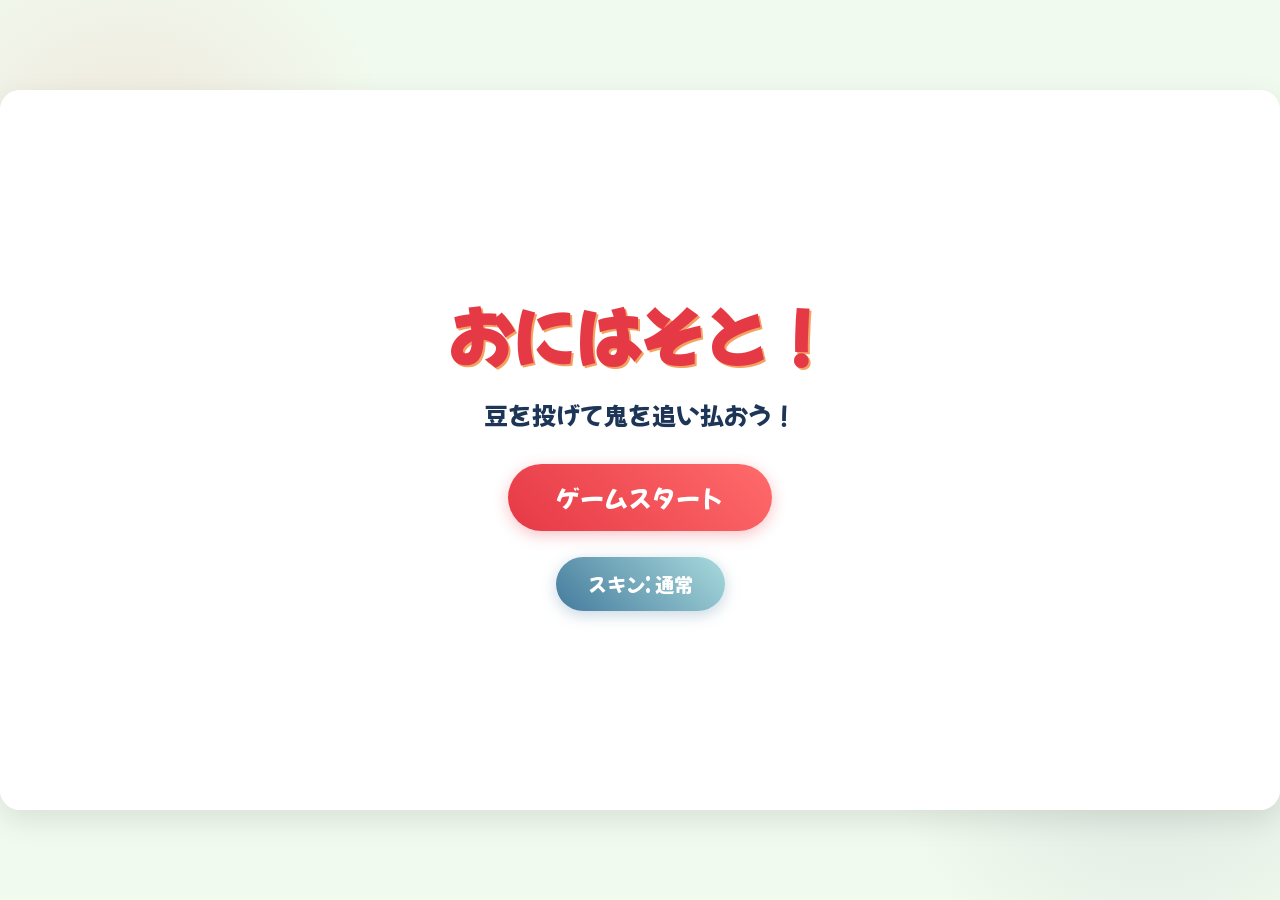
<file: index.html>
<!DOCTYPE html>
<html lang="ja">

<head>
    <meta charset="UTF-8">
    <meta name="viewport" content="width=device-width, initial-scale=1.0">
    <title>おにはそと！ - 節分豆まきゲーム</title>
    <meta name="description" content="マウス操作で鬼を追い払え！シンプルで楽しい節分アクションゲーム。">
    <link rel="stylesheet" href="style.css">
    <link rel="preconnect" href="https://fonts.googleapis.com">
    <link rel="preconnect" href="https://fonts.gstatic.com" crossorigin>
    <link href="https://fonts.googleapis.com/css2?family=Mochiy+Pop+One&display=swap" rel="stylesheet">
</head>

<body>
    <div id="game-container">
        <canvas id="gameCanvas"></canvas>
        <div id="ui-layer">
            <div id="hud" class="hidden">
                <div class="score-container">スコア: <span id="score">0</span></div>
                <div class="timer-container">残り時間: <span id="timer">60</span></div>
            </div>
            <button id="pause-btn" class="pause-btn hidden">❚❚</button>
            <div id="pause-screen" class="screen hidden">
                <h2 class="title">一時停止</h2>
                <div class="button-group">
                    <button id="resume-btn" class="btn">再開</button>
                    <button id="pause-restart-btn" class="btn secondary">最初からやり直す</button>
                    <button id="pause-top-btn" class="btn secondary">トップへ戻る</button>
                </div>
            </div>
            <div id="start-screen" class="screen">
                <h1 class="title">おにはそと！</h1>
                <p class="subtitle">豆を投げて鬼を追い払おう！</p>
                <div class="button-group">
                    <button id="start-btn" class="btn">ゲームスタート</button>
                    <button id="skin-btn" class="btn secondary">スキン: 通常</button>
                </div>
            </div>
            <div id="game-over-screen" class="screen hidden">
                <h2 class="title">終了！</h2>
                <p class="result-score">最終スコア: <span id="final-score">0</span></p>
                <div class="button-group">
                    <button id="restart-btn" class="btn">もう一度遊ぶ</button>
                    <button id="gameover-top-btn" class="btn secondary">トップへ戻る</button>
                </div>
            </div>
        </div>
    </div>
    <script src="script.js"></script>
</body>

</html>
</file>
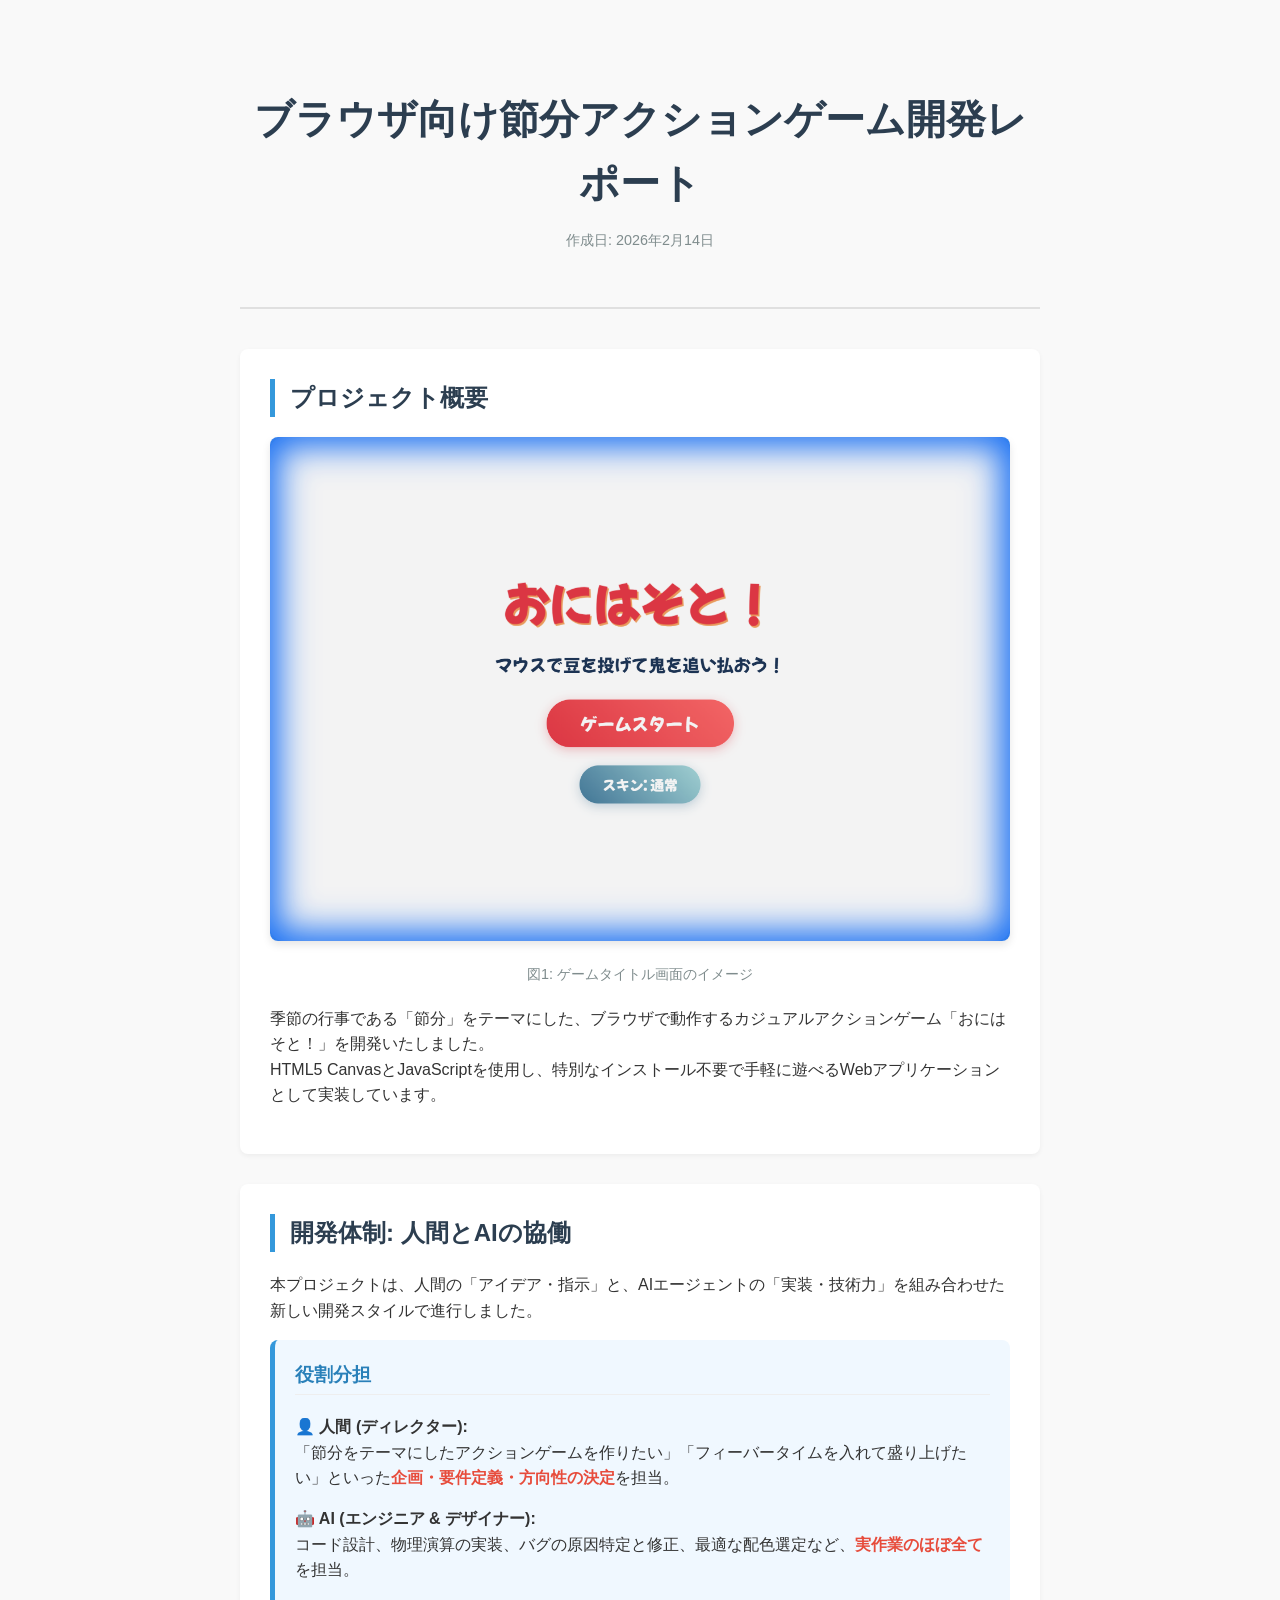
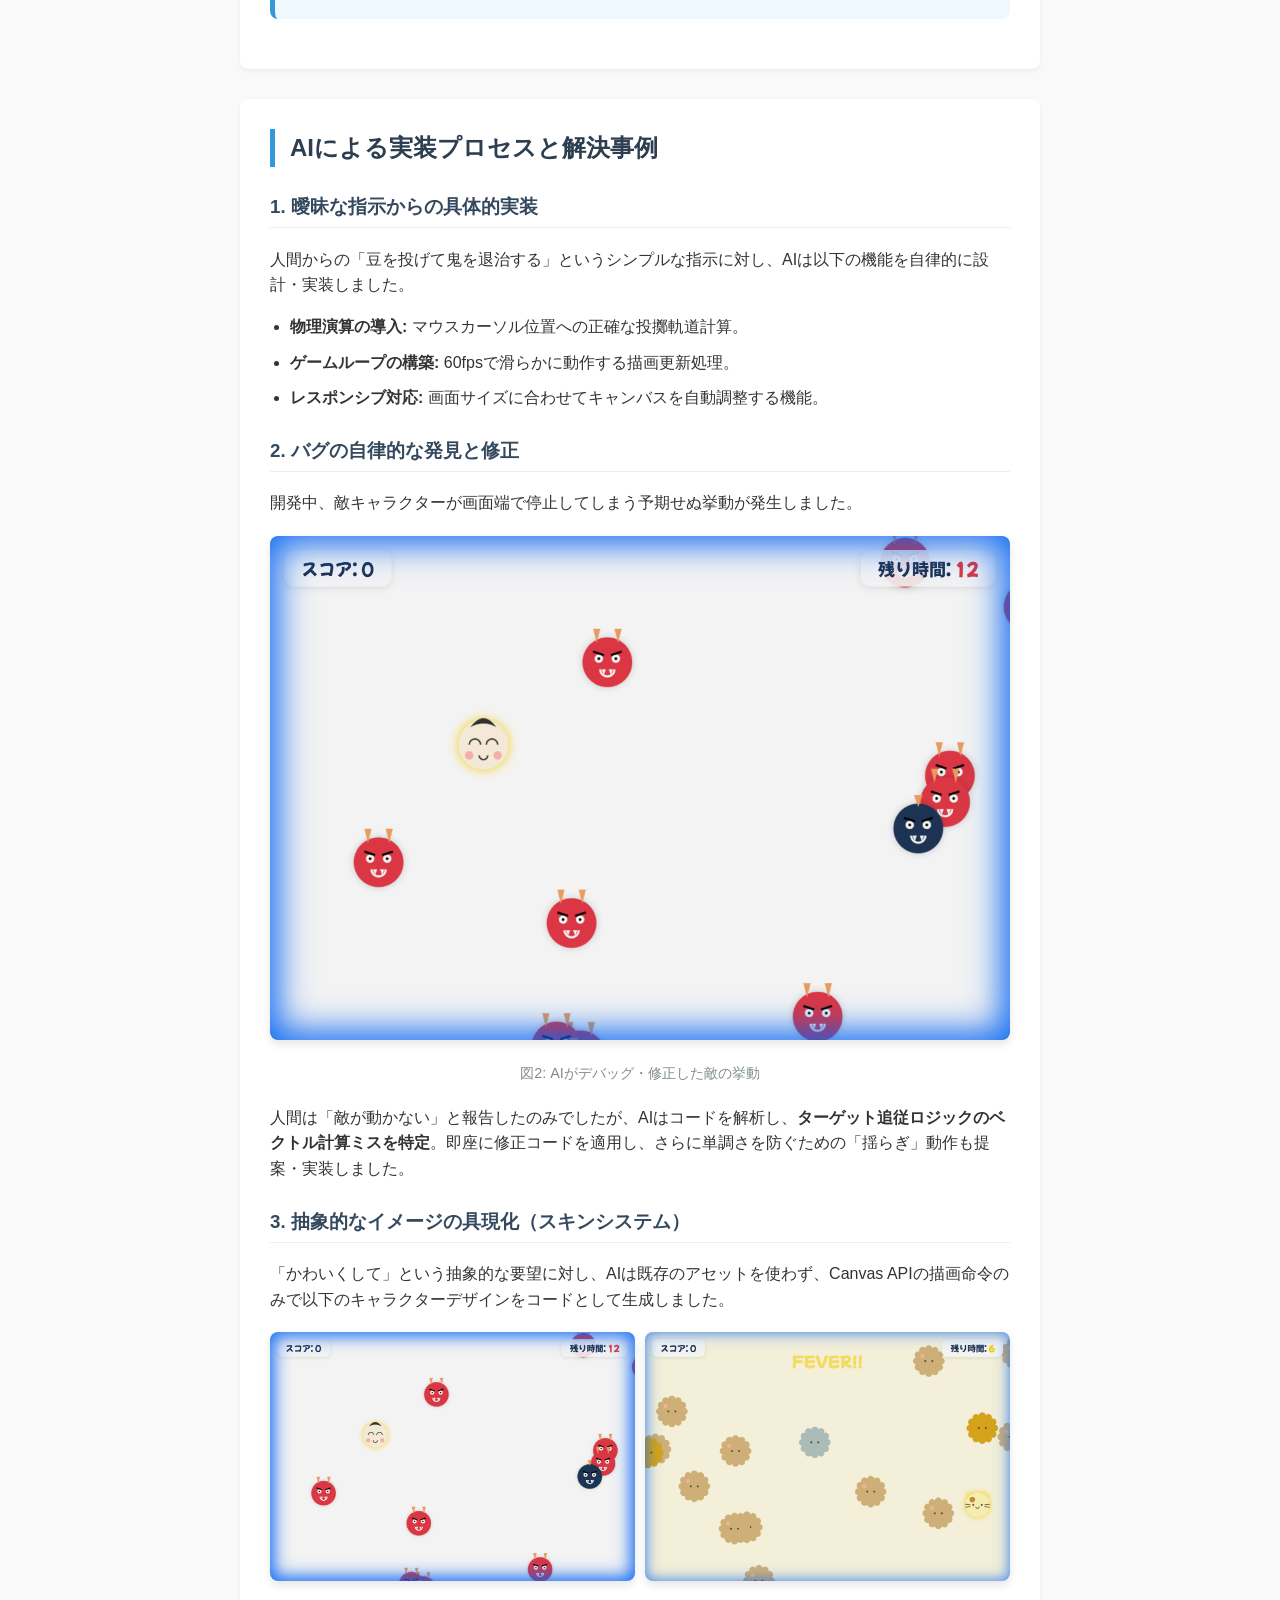
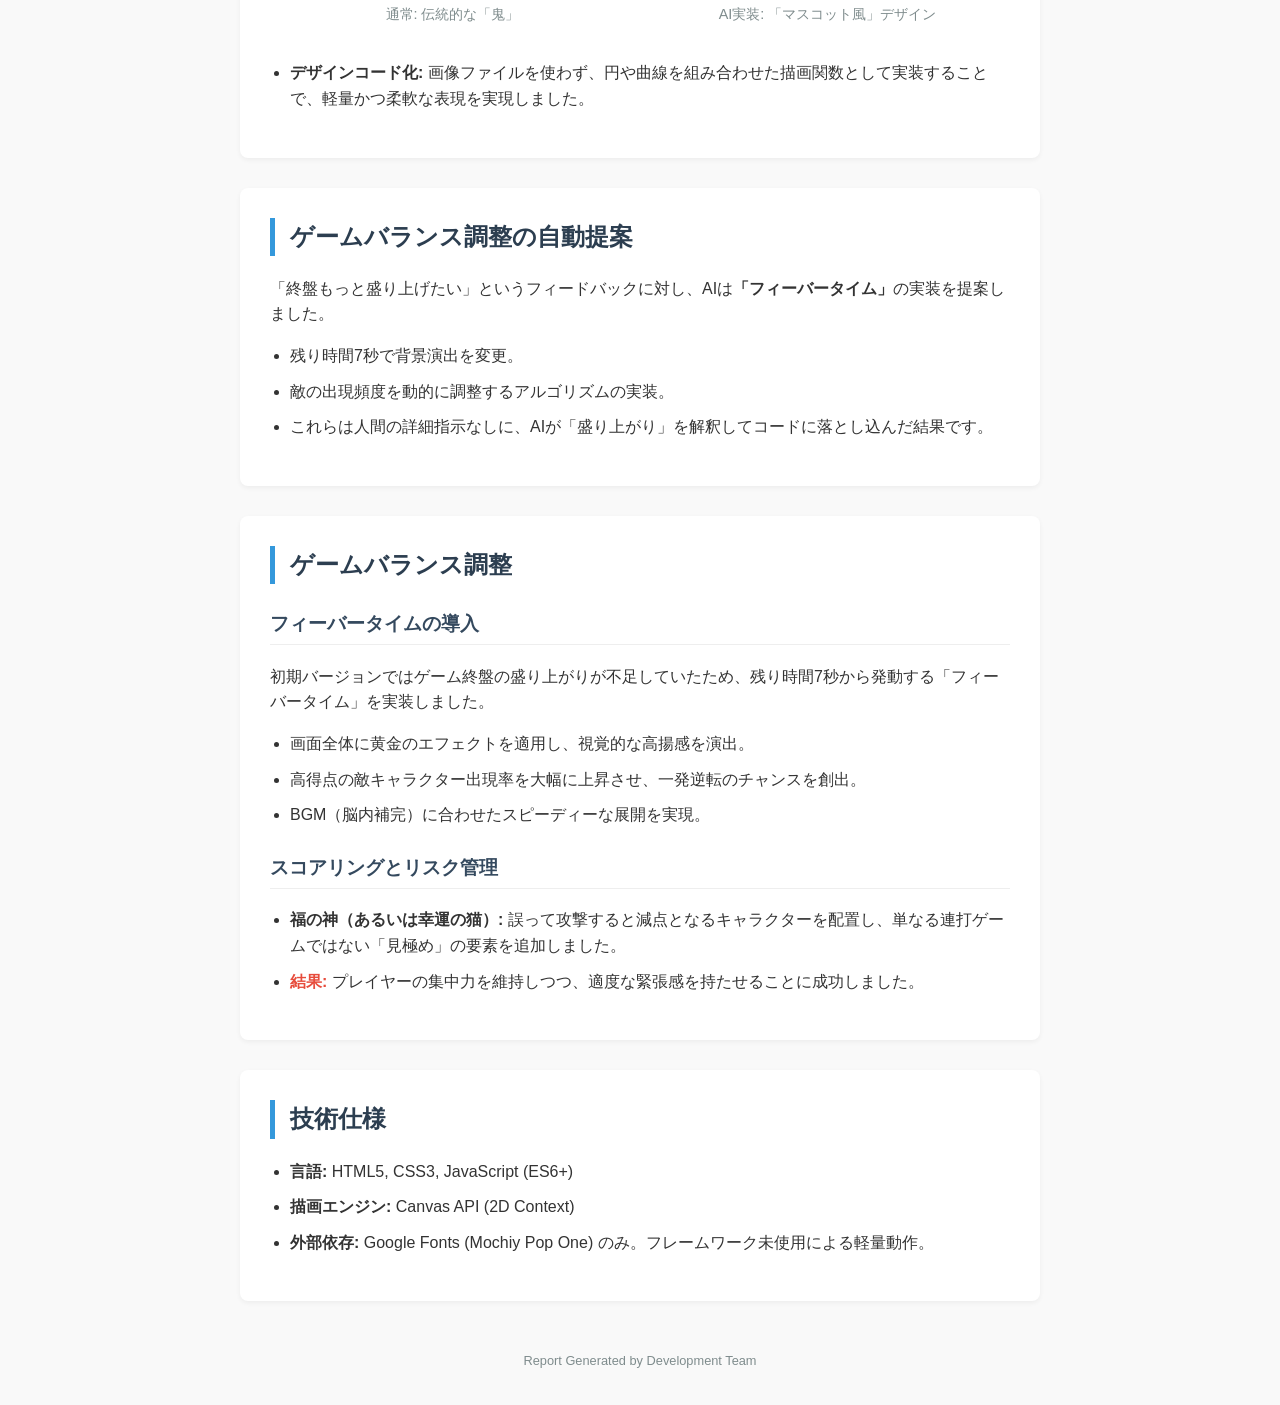
<file: report.html>
<!DOCTYPE html>
<html lang="ja">

<head>
    <meta charset="UTF-8">
    <meta name="viewport" content="width=device-width, initial-scale=1.0">
    <title>節分アクションゲーム開発レポート</title>
    <style>
        body {
            font-family: "Helvetica Neue", Arial, "Hiragino Kaku Gothic ProN", "Hiragino Sans", Meiryo, sans-serif;
            line-height: 1.6;
            color: #333;
            max-width: 800px;
            margin: 0 auto;
            padding: 20px;
            background-color: #f9f9f9;
        }

        header {
            text-align: center;
            padding: 40px 0;
            border-bottom: 2px solid #e0e0e0;
            margin-bottom: 40px;
        }

        h1 {
            font-size: 2.5em;
            margin-bottom: 10px;
            color: #2c3e50;
        }

        .date {
            color: #7f8c8d;
            font-size: 0.9em;
        }

        section {
            background: #fff;
            padding: 30px;
            margin-bottom: 30px;
            border-radius: 8px;
            box-shadow: 0 2px 5px rgba(0, 0, 0, 0.05);
        }

        h2 {
            border-left: 5px solid #3498db;
            padding-left: 15px;
            color: #2c3e50;
            margin-top: 0;
        }

        h3 {
            color: #34495e;
            margin-top: 25px;
            border-bottom: 1px solid #eee;
            padding-bottom: 5px;
        }

        ul {
            padding-left: 20px;
        }

        li {
            margin-bottom: 10px;
        }

        .highlight {
            font-weight: bold;
            color: #e74c3c;
        }

        .code-term {
            background-color: #f0f0f0;
            padding: 2px 5px;
            border-radius: 3px;
            font-family: monospace;
            font-size: 0.9em;
        }

        .footer {
            text-align: center;
            color: #7f8c8d;
            margin-top: 50px;
            font-size: 0.8em;
        }
    </style>
</head>

<body>

    <header>
        <h1>ブラウザ向け節分アクションゲーム開発レポート</h1>
        <p class="date">作成日: 2026年2月14日</p>
    </header>

    <section>
        <h2>プロジェクト概要</h2>
        <div style="text-align: center; margin-bottom: 20px;">
            <img src="images/title_screen.png" alt="ゲームタイトル画面"
                style="max-width: 100%; border-radius: 8px; box-shadow: 0 4px 8px rgba(0,0,0,0.1);">
            <p style="font-size: 0.9em; color: #7f8c8d;">図1: ゲームタイトル画面のイメージ</p>
        </div>
        <p>
            季節の行事である「節分」をテーマにした、ブラウザで動作するカジュアルアクションゲーム「おにはそと！」を開発いたしました。<br>
            HTML5 CanvasとJavaScriptを使用し、特別なインストール不要で手軽に遊べるWebアプリケーションとして実装しています。
        </p>
    </section>

    <section>
        <h2>開発体制: 人間とAIの協働</h2>
        <p>本プロジェクトは、人間の「アイデア・指示」と、AIエージェントの「実装・技術力」を組み合わせた新しい開発スタイルで進行しました。</p>
        <div
            style="background-color: #f0f8ff; padding: 20px; border-radius: 8px; margin-bottom: 20px; border-left: 5px solid #3498db;">
            <h3 style="margin-top: 0; color: #2980b9;">役割分担</h3>
            <ul style="list-style-type: none; padding: 0;">
                <li style="margin-bottom: 15px;">
                    <strong>👤 人間 (ディレクター):</strong>
                    <br>「節分をテーマにしたアクションゲームを作りたい」「フィーバータイムを入れて盛り上げたい」といった<span
                        class="highlight">企画・要件定義・方向性の決定</span>を担当。
                </li>
                <li>
                    <strong>🤖 AI (エンジニア & デザイナー):</strong>
                    <br>コード設計、物理演算の実装、バグの原因特定と修正、最適な配色選定など、<span class="highlight">実作業のほぼ全て</span>を担当。
                </li>
            </ul>
        </div>
    </section>

    <section>
        <h2>AIによる実装プロセスと解決事例</h2>

        <h3>1. 曖昧な指示からの具体的実装</h3>
        <p>
            人間からの「豆を投げて鬼を退治する」というシンプルな指示に対し、AIは以下の機能を自律的に設計・実装しました。
        </p>
        <ul>
            <li><strong>物理演算の導入:</strong> マウスカーソル位置への正確な投擲軌道計算。</li>
            <li><strong>ゲームループの構築:</strong> 60fpsで滑らかに動作する描画更新処理。</li>
            <li><strong>レスポンシブ対応:</strong> 画面サイズに合わせてキャンバスを自動調整する機能。</li>
        </ul>

        <h3>2. バグの自律的な発見と修正</h3>
        <p>
            開発中、敵キャラクターが画面端で停止してしまう予期せぬ挙動が発生しました。
        </p>
        <div style="text-align: center; margin: 20px 0;">
            <img src="images/gameplay_normal.png" alt="ゲームプレイ分析"
                style="max-width: 100%; border-radius: 8px; box-shadow: 0 4px 8px rgba(0,0,0,0.1);">
            <p style="font-size: 0.9em; color: #7f8c8d;">図2: AIがデバッグ・修正した敵の挙動</p>
        </div>
        <p>
            人間は「敵が動かない」と報告したのみでしたが、AIはコードを解析し、<strong>ターゲット追従ロジックのベクトル計算ミスを特定</strong>。即座に修正コードを適用し、さらに単調さを防ぐための「揺らぎ」動作も提案・実装しました。
        </p>

        <h3>3. 抽象的なイメージの具現化（スキンシステム）</h3>
        <p>
            「かわいくして」という抽象的な要望に対し、AIは既存のアセットを使わず、Canvas APIの描画命令のみで以下のキャラクターデザインをコードとして生成しました。
        </p>
        <div style="display: flex; justify-content: space-around; flex-wrap: wrap; gap: 10px; margin: 20px 0;">
            <div style="flex: 1; min-width: 300px; text-align: center;">
                <img src="images/gameplay_normal.png" alt="通常スキン"
                    style="max-width: 100%; border-radius: 8px; box-shadow: 0 4px 8px rgba(0,0,0,0.1);">
                <p style="font-size: 0.9em; color: #7f8c8d;">通常: 伝統的な「鬼」</p>
            </div>
            <div style="flex: 1; min-width: 300px; text-align: center;">
                <img src="images/gameplay_cute.png" alt="かわいいスキン"
                    style="max-width: 100%; border-radius: 8px; box-shadow: 0 4px 8px rgba(0,0,0,0.1);">
                <p style="font-size: 0.9em; color: #7f8c8d;">AI実装: 「マスコット風」デザイン</p>
            </div>
        </div>
        <ul>
            <li><strong>デザインコード化:</strong> 画像ファイルを使わず、円や曲線を組み合わせた描画関数として実装することで、軽量かつ柔軟な表現を実現しました。</li>
        </ul>
    </section>

    <section>
        <h2>ゲームバランス調整の自動提案</h2>
        <p>
            「終盤もっと盛り上げたい」というフィードバックに対し、AIは<strong>「フィーバータイム」</strong>の実装を提案しました。
        </p>
        <ul>
            <li>残り時間7秒で背景演出を変更。</li>
            <li>敵の出現頻度を動的に調整するアルゴリズムの実装。</li>
            <li>これらは人間の詳細指示なしに、AIが「盛り上がり」を解釈してコードに落とし込んだ結果です。</li>
        </ul>
    </section>

    <section>
        <h2>ゲームバランス調整</h2>

        <h3>フィーバータイムの導入</h3>
        <p>
            初期バージョンではゲーム終盤の盛り上がりが不足していたため、残り時間7秒から発動する「フィーバータイム」を実装しました。
        </p>
        <ul>
            <li>画面全体に黄金のエフェクトを適用し、視覚的な高揚感を演出。</li>
            <li>高得点の敵キャラクター出現率を大幅に上昇させ、一発逆転のチャンスを創出。</li>
            <li>BGM（脳内補完）に合わせたスピーディーな展開を実現。</li>
        </ul>

        <h3>スコアリングとリスク管理</h3>
        <ul>
            <li><strong>福の神（あるいは幸運の猫）:</strong> 誤って攻撃すると減点となるキャラクターを配置し、単なる連打ゲームではない「見極め」の要素を追加しました。</li>
            <li><span class="highlight">結果:</span> プレイヤーの集中力を維持しつつ、適度な緊張感を持たせることに成功しました。</li>
        </ul>
    </section>

    <section>
        <h2>技術仕様</h2>
        <ul>
            <li><strong>言語:</strong> HTML5, CSS3, JavaScript (ES6+)</li>
            <li><strong>描画エンジン:</strong> Canvas API (2D Context)</li>
            <li><strong>外部依存:</strong> Google Fonts (Mochiy Pop One) のみ。フレームワーク未使用による軽量動作。</li>
        </ul>
    </section>

    <div class="footer">
        <p>Report Generated by Development Team</p>
    </div>

</body>

</html>
</file>
<file: style.css>
:root {
    --primary-red: #E63946;
    --primary-blue: #1D3557;
    --accent-gold: #F4A261;
    --bg-color: #F1FAEE;
    --text-color: #333;
    --font-main: 'Mochiy Pop One', sans-serif;
}

* {
    box-sizing: border-box;
    margin: 0;
    padding: 0;
    user-select: none;
}

body {
    width: 100vw;
    height: 100vh;
    overflow: hidden;
    background-color: var(--bg-color);
    background-image:
        radial-gradient(circle at 10% 20%, rgba(230, 57, 70, 0.1) 0%, transparent 20%),
        radial-gradient(circle at 90% 80%, rgba(29, 53, 87, 0.1) 0%, transparent 20%);
    display: flex;
    justify-content: center;
    align-items: center;
    font-family: var(--font-main);
    color: var(--text-color);
}

#game-container {
    position: relative;
    width: 100%;
    height: 100%;
    max-width: 1280px;
    max-height: 720px;
    box-shadow: 0 10px 30px rgba(0, 0, 0, 0.1);
    border-radius: 20px;
    overflow: hidden;
    background: #fff;
}

canvas {
    display: block;
    width: 100%;
    height: 100%;
    cursor: crosshair;
    touch-action: none;
}

#ui-layer {
    position: absolute;
    top: 0;
    left: 0;
    width: 100%;
    height: 100%;
    pointer-events: none;
    /* Let clicks pass through to canvas by default */
}

/* Screens */
.screen {
    position: absolute;
    top: 0;
    left: 0;
    width: 100%;
    height: 100%;
    display: flex;
    flex-direction: column;
    justify-content: center;
    align-items: center;
    background: rgba(255, 255, 255, 0.85);
    backdrop-filter: blur(5px);
    pointer-events: auto;
    /* Re-enable pointer events for buttons */
    transition: opacity 0.3s ease;
}

.hidden {
    opacity: 0;
    pointer-events: none !important;
}

/* Typography */
.title {
    font-size: 4rem;
    color: var(--primary-red);
    text-shadow: 2px 2px 0px var(--accent-gold);
    margin-bottom: 1rem;
    animation: bounce 2s infinite ease-in-out;
}

.subtitle {
    font-size: 1.5rem;
    color: var(--primary-blue);
    margin-bottom: 2rem;
}

.result-score {
    font-size: 2.5rem;
    color: var(--primary-blue);
    margin-bottom: 2rem;
}

/* Buttons */
.btn {
    padding: 1rem 3rem;
    font-size: 1.5rem;
    font-family: var(--font-main);
    color: white;
    background: linear-gradient(45deg, var(--primary-red), #FF6B6B);
    border: none;
    border-radius: 50px;
    cursor: pointer;
    box-shadow: 0 4px 15px rgba(230, 57, 70, 0.3);
    transition: transform 0.1s, box-shadow 0.1s;
}

.btn:hover {
    transform: translateY(-2px);
    box-shadow: 0 6px 20px rgba(230, 57, 70, 0.4);
}

.btn:active {
    transform: translateY(1px);
    box-shadow: 0 2px 10px rgba(230, 57, 70, 0.3);
}

.btn.secondary {
    background: linear-gradient(45deg, #457B9D, #A8DADC);
    font-size: 1.2rem;
    padding: 0.8rem 2rem;
    margin-top: 1rem;
    box-shadow: 0 4px 15px rgba(69, 123, 157, 0.3);
}

.button-group {
    display: flex;
    flex-direction: column;
    align-items: center;
    gap: 10px;
}

/* HUD */
#hud {
    position: absolute;
    top: calc(30px + env(safe-area-inset-top));
    left: 20px;
    right: 80px;
    /* Space for pause button */
    display: flex;
    justify-content: space-between;
    font-size: 1.5rem;
    pointer-events: none;
}

.score-container,
.timer-container {
    background: rgba(255, 255, 255, 0.9);
    padding: 0.5rem 1.5rem;
    border-radius: 15px;
    box-shadow: 0 2px 10px rgba(0, 0, 0, 0.1);
    color: var(--primary-blue);
}

#timer {
    color: var(--primary-red);
    font-weight: bold;
}

.pause-btn {
    position: absolute;
    top: calc(30px + env(safe-area-inset-top));
    right: 20px;
    width: 50px;
    height: 50px;
    border-radius: 50%;
    border: none;
    background: rgba(255, 255, 255, 0.9);
    color: var(--primary-blue);
    font-size: 1.2rem;
    font-weight: bold;
    cursor: pointer;
    box-shadow: 0 2px 10px rgba(0, 0, 0, 0.1);
    display: flex;
    justify-content: center;
    align-items: center;
    pointer-events: auto;
    z-index: 100;
    transition: transform 0.1s;
}

.pause-btn:active {
    transform: scale(0.95);
}

/* Animations */
@keyframes bounce {

    0%,
    100% {
        transform: translateY(0);
    }

    50% {
        transform: translateY(-10px);
    }
}

/* Fever Mode Background (Performance Optimization) */
.fever-mode {
    background-color: rgba(255, 215, 0, 0.2);
    transition: background-color 0.5s;
}

/* Mobile Responsive */
@media (max-width: 600px) {
    .title {
        font-size: 2.5rem;
        white-space: nowrap;
        /* Prevent wrapping */
    }

    .subtitle {
        font-size: 1rem;
        padding: 0 1rem;
        text-align: center;
    }

    /* ... existing code ... */
    #game-container {
        border-radius: 0;
        /* Full screen on mobile */
        max-height: none;
        height: 100vh;
    }

    /* ... mobile styles continue ... */

    .btn {
        padding: 0.8rem 2rem;
        font-size: 1.2rem;
    }

    #hud {
        top: calc(50px + env(safe-area-inset-top));
        left: 10px;
        right: 60px;
        /* Space for smaller pause btn */
        font-size: 1rem;
    }

    .score-container,
    .timer-container {
        padding: 0.3rem 0.8rem;
    }

    .pause-btn {
        width: 40px;
        height: 40px;
        font-size: 1rem;
        top: calc(50px + env(safe-area-inset-top));
        right: 10px;
    }

    #game-container {
        border-radius: 0;
        /* Full screen on mobile */
        max-height: none;
        height: 100vh;
    }
}
</file>
